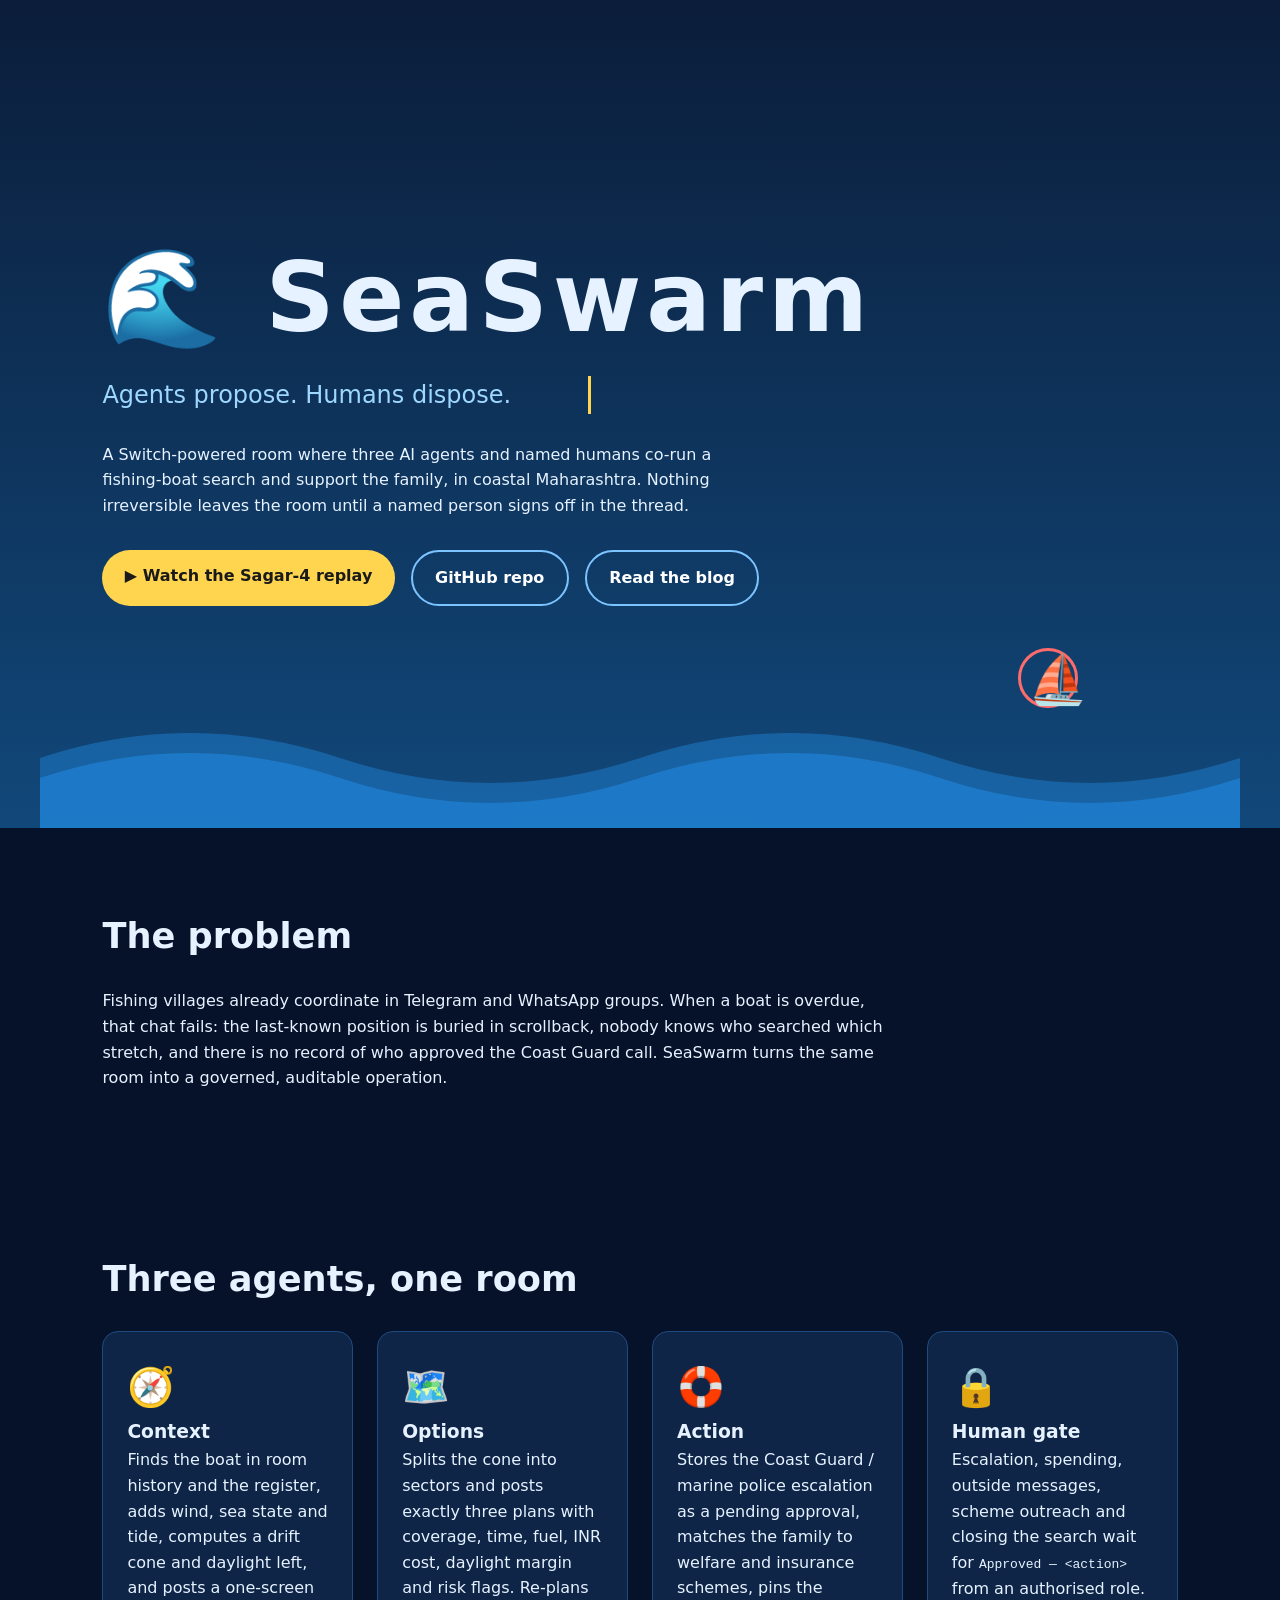
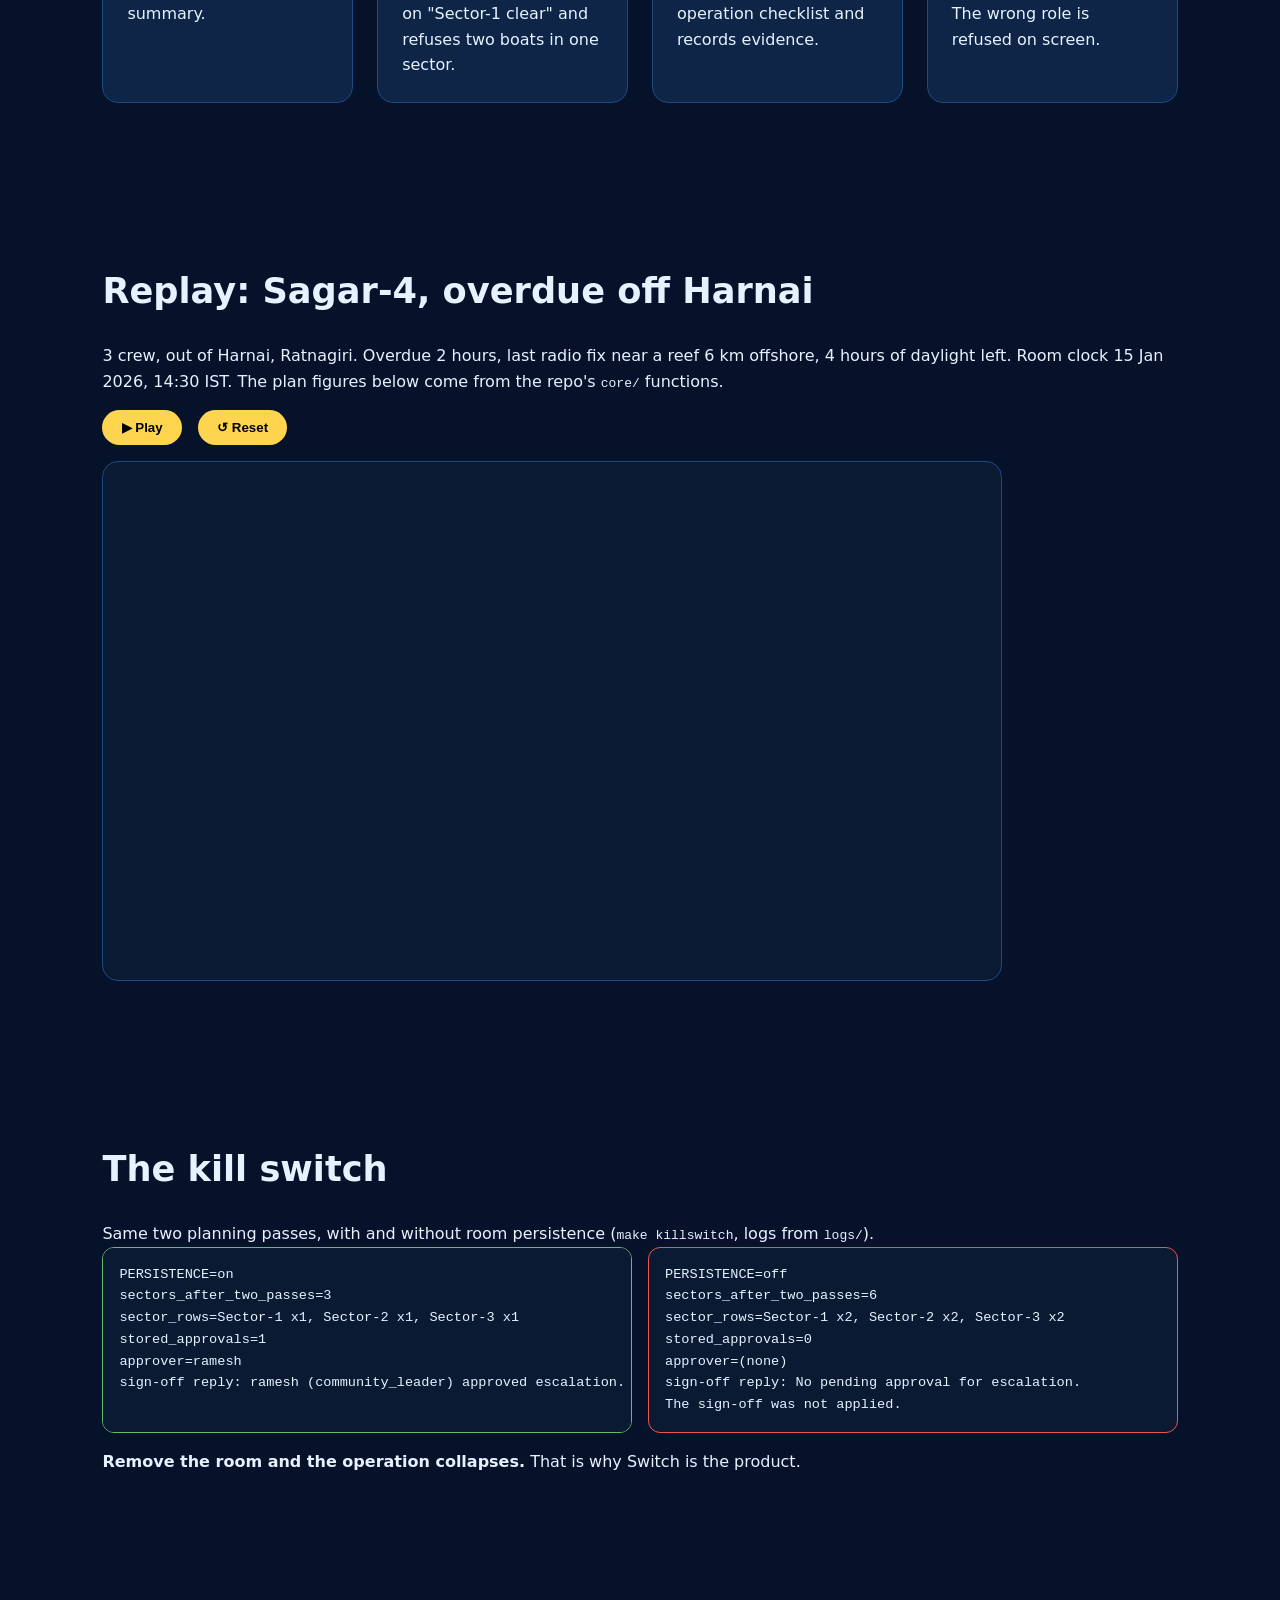
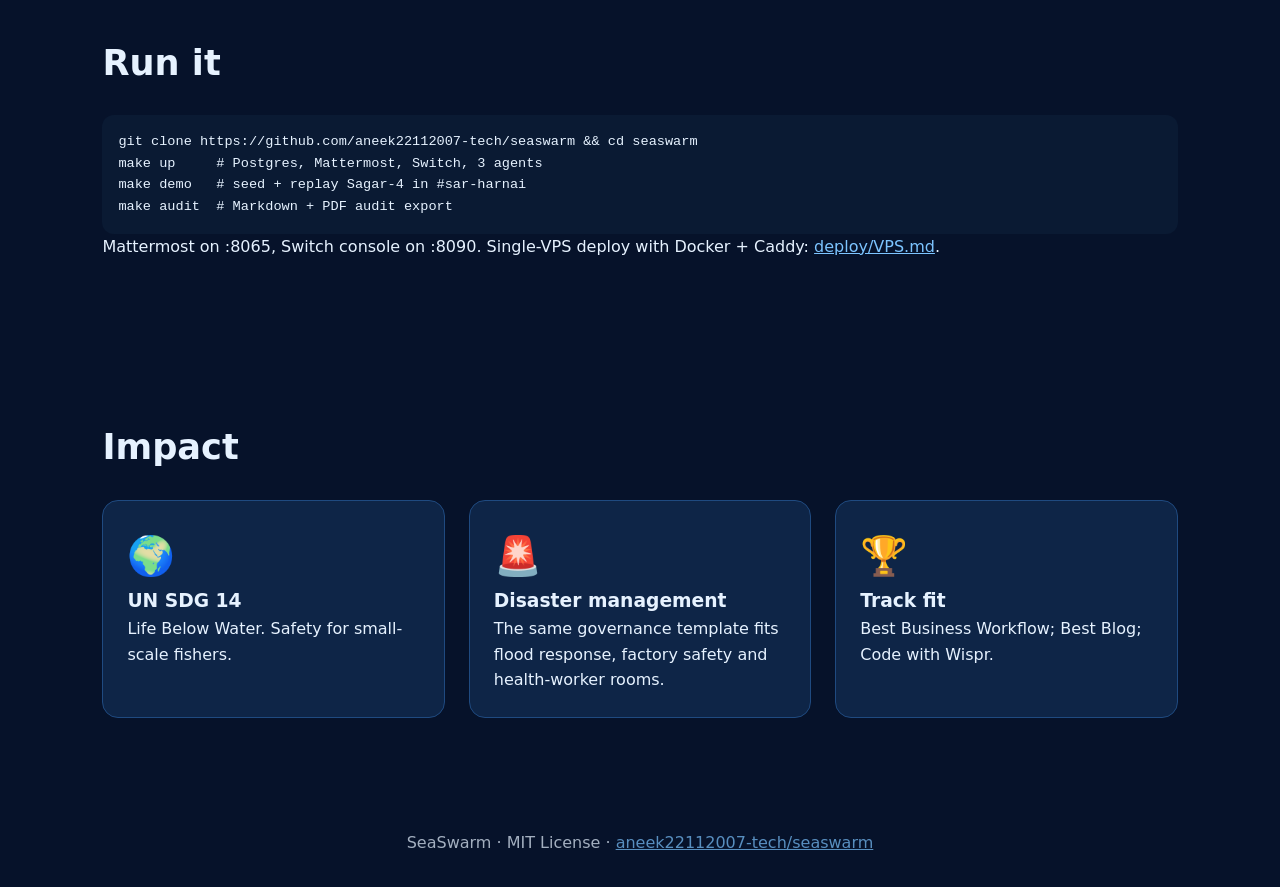
<file: docs/replay/index.html>
<!doctype html><html lang="en"><head><meta charset="utf-8"><meta name="viewport" content="width=device-width,initial-scale=1">
<title>SeaSwarm · Agents propose, humans dispose</title><meta name="description" content="Switch-powered, human-governed search-and-rescue coordination room for coastal fishers.">
<link rel="stylesheet" href="../style.css"></head><body>
<header><h1>🌊 SeaSwarm</h1><p class="tag"><span class="typed">Agents propose. Humans dispose.</span></p>
<p style="max-width:640px;margin-top:1rem">A Switch-powered room where three AI agents and named humans co-run a fishing-boat search and support the family, in coastal Maharashtra. Nothing irreversible leaves the room until a named person signs off in the thread.</p>
<div class="btns"><a class="btn" href="#replay">▶ Watch the Sagar-4 replay</a><a class="btn o" href="https://github.com/aneek22112007-tech/seaswarm">GitHub repo</a><a class="btn o" href="https://github.com/aneek22112007-tech/seaswarm/blob/main/BLOG.md">Read the blog</a></div>
<div class="sos"></div><div class="boat">⛵</div><div class="wave"></div><div class="wave b"></div></header>
<section><h2>The problem</h2><p style="max-width:800px">Fishing villages already coordinate in Telegram and WhatsApp groups. When a boat is overdue, that chat fails: the last-known position is buried in scrollback, nobody knows who searched which stretch, and there is no record of who approved the Coast Guard call. SeaSwarm turns the same room into a governed, auditable operation.</p></section>
<section><h2>Three agents, one room</h2><div class="grid">
<div class="card"><div class="i">🧭</div><h3>Context</h3><p>Finds the boat in room history and the register, adds wind, sea state and tide, computes a drift cone and daylight left, and posts a one-screen summary.</p></div>
<div class="card"><div class="i">🗺️</div><h3>Options</h3><p>Splits the cone into sectors and posts exactly three plans with coverage, time, fuel, INR cost, daylight margin and risk flags. Re-plans on "Sector-1 clear" and refuses two boats in one sector.</p></div>
<div class="card"><div class="i">🛟</div><h3>Action</h3><p>Stores the Coast Guard / marine police escalation as a pending approval, matches the family to welfare and insurance schemes, pins the operation checklist and records evidence.</p></div>
<div class="card"><div class="i">🔒</div><h3>Human gate</h3><p>Escalation, spending, outside messages, scheme outreach and closing the search wait for <code>Approved — &lt;action&gt;</code> from an authorised role. The wrong role is refused on screen.</p></div>
</div></section>
<section id="replay"><h2>Replay: Sagar-4, overdue off Harnai</h2><p>3 crew, out of Harnai, Ratnagiri. Overdue 2 hours, last radio fix near a reef 6 km offshore, 4 hours of daylight left. Room clock 15 Jan 2026, 14:30 IST. The plan figures below come from the repo's <code>core/</code> functions.</p>
<div class="ctrl"><button id="play">▶ Play</button><button id="reset">↺ Reset</button></div><div class="room" id="room"></div></section>
<section><h2>The kill switch</h2><p>Same two planning passes, with and without room persistence (<code>make killswitch</code>, logs from <code>logs/</code>).</p><div class="cmp">
<pre class="good">PERSISTENCE=on
sectors_after_two_passes=3
sector_rows=Sector-1 x1, Sector-2 x1, Sector-3 x1
stored_approvals=1
approver=ramesh
sign-off reply: ramesh (community_leader) approved escalation.</pre>
<pre class="bad">PERSISTENCE=off
sectors_after_two_passes=6
sector_rows=Sector-1 x2, Sector-2 x2, Sector-3 x2
stored_approvals=0
approver=(none)
sign-off reply: No pending approval for escalation.
The sign-off was not applied.</pre></div><p style="margin-top:1rem"><b>Remove the room and the operation collapses.</b> That is why Switch is the product.</p></section>
<section><h2>Run it</h2><pre>git clone https://github.com/aneek22112007-tech/seaswarm && cd seaswarm
make up     # Postgres, Mattermost, Switch, 3 agents
make demo   # seed + replay Sagar-4 in #sar-harnai
make audit  # Markdown + PDF audit export</pre><p>Mattermost on :8065, Switch console on :8090. Single-VPS deploy with Docker + Caddy: <a href="https://github.com/aneek22112007-tech/seaswarm/blob/main/deploy/VPS.md">deploy/VPS.md</a>.</p></section>
<section><h2>Impact</h2><div class="grid"><div class="card"><div class="i">🌍</div><h3>UN SDG 14</h3><p>Life Below Water. Safety for small-scale fishers.</p></div><div class="card"><div class="i">🚨</div><h3>Disaster management</h3><p>The same governance template fits flood response, factory safety and health-worker rooms.</p></div><div class="card"><div class="i">🏆</div><h3>Track fit</h3><p>Best Business Workflow; Best Blog; Code with Wispr.</p></div></div></section>
<footer>SeaSwarm · MIT License · <a href="https://github.com/aneek22112007-tech/seaswarm">aneek22112007-tech/seaswarm</a></footer>
<script src="replay.js"></script></body></html>
</file>
<file: docs/style.css>
*{box-sizing:border-box;margin:0}body{font-family:system-ui,Segoe UI,Helvetica,Arial,sans-serif;background:#06122a;color:#e6f2ff;line-height:1.6}
a{color:#7cc4ff}header{position:relative;min-height:92vh;display:flex;flex-direction:column;justify-content:center;padding:0 8vw;overflow:hidden;background:linear-gradient(#0b1d3a,#11487a)}
h1{font-size:clamp(3rem,8vw,6rem);letter-spacing:.05em}.tag{font-size:1.5rem;color:#9fd8ff}.typed{border-right:3px solid #ffd54f;white-space:nowrap;overflow:hidden;display:inline-block;animation:type 3s steps(32) 1 both,blink .8s step-end infinite}
@keyframes type{from{width:0}to{width:32ch}}@keyframes blink{50%{border-color:transparent}}
.btns{margin-top:2rem;display:flex;gap:1rem;flex-wrap:wrap}.btn{padding:.8rem 1.4rem;border-radius:999px;background:#ffd54f;color:#1a1a1a;text-decoration:none;font-weight:700}.btn.o{background:transparent;color:#fff;border:2px solid #7cc4ff}
.wave{position:absolute;left:0;bottom:0;width:200%;height:140px;background:url("data:image/svg+xml;utf8,<svg xmlns='http://www.w3.org/2000/svg' viewBox='0 0 1200 140'><path d='M0 70 q150-50 300 0 t300 0 t300 0 t300 0 V140 H0z' fill='%231e7fd0'/></svg>") repeat-x;background-size:50% 100%;animation:sea 8s linear infinite;opacity:.5}
.wave.b{animation-duration:5s;opacity:.8;bottom:-20px;animation-direction:reverse}@keyframes sea{to{transform:translateX(-50%)}}
.boat{position:absolute;right:15vw;bottom:110px;font-size:3rem;animation:bob 3s ease-in-out infinite}@keyframes bob{50%{transform:translateY(-10px) rotate(-5deg)}}
.sos{position:absolute;right:calc(15vw + 10px);bottom:120px;width:60px;height:60px;border:3px solid #ff6b6b;border-radius:50%;animation:ping 2s ease-out infinite}@keyframes ping{from{transform:scale(.4);opacity:1}to{transform:scale(3);opacity:0}}
section{padding:5rem 8vw}h2{font-size:2.2rem;margin-bottom:1.5rem}.grid{display:grid;grid-template-columns:repeat(auto-fit,minmax(240px,1fr));gap:1.5rem}
.card{background:#0e2547;border:1px solid #1f4a80;border-radius:16px;padding:1.5rem;transition:.3s;opacity:0;transform:translateY(30px)}.card.in{opacity:1;transform:none}.card:hover{transform:translateY(-6px);border-color:#ffd54f}
.card .i{font-size:2.4rem}.room{background:#0a1a33;border-radius:16px;border:1px solid #1f4a80;max-width:900px;height:520px;overflow-y:auto;padding:1rem;font-size:.95rem}
.msg{margin:.6rem 0;padding:.7rem 1rem;border-radius:12px;background:#12315c;animation:pop .4s ease both;white-space:pre-wrap}.msg b{display:block;font-size:.8rem;opacity:.8}
.human{background:#1b3d2a;border-left:4px solid #66bb6a}.agent{border-left:4px solid #42a5f5}.deny{background:#4a1c1c;border-left:4px solid #ef5350}.ok{background:#4a3b00;border-left:4px solid #ffd54f}
@keyframes pop{from{opacity:0;transform:translateY(10px)}}.ctrl{margin:1rem 0;display:flex;gap:1rem}.ctrl button{padding:.6rem 1.2rem;border-radius:999px;border:0;background:#ffd54f;font-weight:700;cursor:pointer}
.cmp{display:grid;grid-template-columns:1fr 1fr;gap:1rem}pre{background:#0a1a33;padding:1rem;border-radius:12px;overflow-x:auto;font-size:.85rem}.bad{border:1px solid #ef5350}.good{border:1px solid #66bb6a}
footer{text-align:center;padding:2rem;opacity:.7}@media(max-width:700px){.cmp{grid-template-columns:1fr}}
</file>
